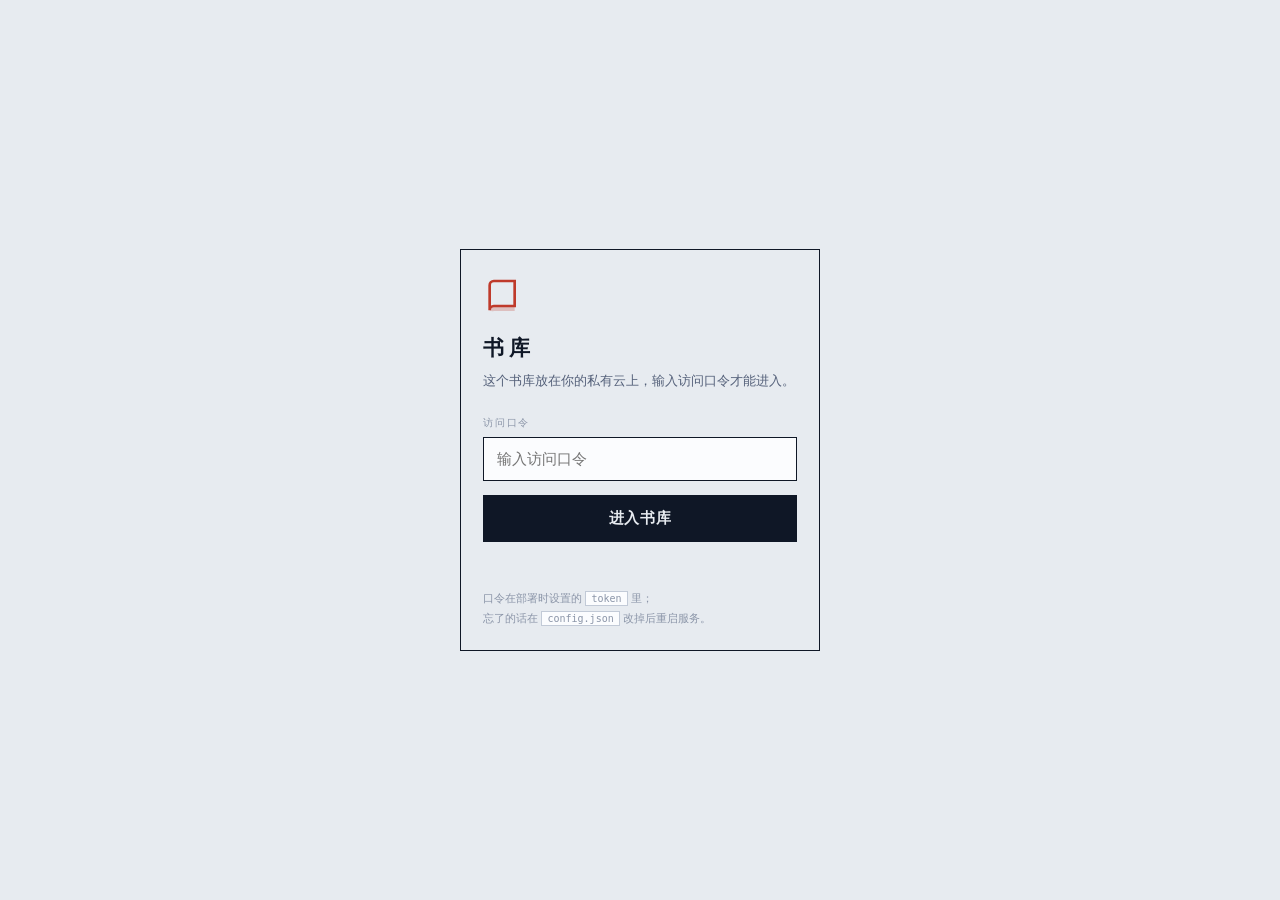
<file: bookcase/static/login.html>
<!doctype html>
<html lang="zh-CN">
<head>
<meta charset="utf-8">
<meta name="viewport" content="width=device-width,initial-scale=1,viewport-fit=cover">
<meta name="theme-color" content="#e7ebf0">
<title>书库 · 登录</title>
<link rel="icon" href="/static/icon.svg" type="image/svg+xml">
<script>try{var t=localStorage.getItem('bookcase-theme')||'light';document.documentElement.dataset.theme=t;}catch(e){}</script>
<style>
  :root {
    color-scheme: light;
    --bg: #e7ebf0; --card: #fbfcfe; --line: #c2cad7;
    --text: #0f1726; --muted: #55617a; --faint: #8b95a8; --accent: #bf3a2b;
  }
  html[data-theme="dark"] {
    color-scheme: dark;
    --bg: #0d1420; --card: #16202f; --line: #26344a;
    --text: #e7edf5; --muted: #93a3b8; --faint: #6b7c92; --accent: #e0685a;
  }
  * { box-sizing: border-box; -webkit-tap-highlight-color: transparent; }
  html, body {
    margin: 0; height: 100%;
    background: var(--bg); color: var(--text);
    font-family: "Noto Sans SC", "Microsoft YaHei", system-ui, sans-serif;
  }
  body { display: flex; align-items: center; justify-content: center; padding: 22px; }
  .card {
    width: 100%; max-width: 360px;
    background: var(--bg); border: 1px solid var(--text); border-radius: 0;
    padding: 26px 22px calc(22px + env(safe-area-inset-bottom, 0px));
  }
  .logo { width: 40px; height: 40px; color: var(--accent); margin-bottom: 14px; }
  h1 {
    margin: 0; font-family: "Noto Serif SC", "Songti SC", serif;
    font-size: 1.3rem; letter-spacing: .26em; font-weight: 700;
  }
  p { margin: 8px 0 0; font-size: .8rem; line-height: 1.75; color: var(--muted); }
  label {
    display: block; margin: 24px 0 7px;
    font-family: "Cascadia Mono", "SF Mono", Consolas, monospace;
    font-size: .62rem; color: var(--faint); letter-spacing: .18em; text-transform: uppercase;
  }
  input {
    width: 100%; padding: 12px 13px; border-radius: 0;
    border: 1px solid var(--line); background: var(--card); color: var(--text);
    font: inherit; font-size: .94rem; outline: none;
  }
  input:focus { border-color: var(--text); }
  button {
    width: 100%; margin-top: 14px; padding: 13px;
    border: 1px solid var(--text); border-radius: 0;
    background: var(--text); color: var(--bg);
    font: inherit; font-size: .92rem; font-weight: 600; letter-spacing: .04em; cursor: pointer;
  }
  button:active { opacity: .85; }
  button:disabled { opacity: .5; }
  .err { min-height: 1.2em; margin-top: 12px; font-size: .78rem; color: var(--accent); }
  .foot { margin-top: 20px; font-size: .68rem; color: var(--faint); line-height: 1.8; }
  code {
    background: var(--card); border: 1px solid var(--line); border-radius: 0;
    padding: 1px 5px; font-size: .92em;
  }
</style>
</head>
<body>
<form class="card" id="loginForm">
  <svg class="logo" viewBox="0 0 24 24" aria-hidden="true"><path d="M4 5.5A2.5 2.5 0 0 1 6.5 3H19v15H6.5A2.5 2.5 0 0 0 4 20.5V5.5Z" fill="none" stroke="currentColor" stroke-width="1.6"/><path d="M4 20.5A2.5 2.5 0 0 1 6.5 18H19v3H6.5A2.5 2.5 0 0 1 4 20.5Z" fill="currentColor" opacity=".25"/></svg>
  <h1>书库</h1>
  <p>这个书库放在你的私有云上，输入访问口令才能进入。</p>
  <label for="token">访问口令</label>
  <input id="token" type="password" name="token" autocomplete="current-password"
         placeholder="输入访问口令" autofocus required>
  <button id="loginBtn" type="submit">进入书库</button>
  <div class="err" id="err"></div>
  <div class="foot">口令在部署时设置的 <code>token</code> 里；<br>忘了的话在 <code>config.json</code> 改掉后重启服务。</div>
</form>
<script>
(() => {
  'use strict';
  const form = document.getElementById('loginForm');
  const input = document.getElementById('token');
  const btn = document.getElementById('loginBtn');
  const err = document.getElementById('err');

  form.addEventListener('submit', async (e) => {
    e.preventDefault();
    const token = input.value.trim();
    if (!token) { err.textContent = '先输入口令'; return; }
    btn.disabled = true;
    err.textContent = '';
    try {
      const res = await fetch('/api/login', {
        method: 'POST',
        headers: { 'Content-Type': 'application/json' },
        body: JSON.stringify({ token }),
      });
      const data = await res.json().catch(() => ({}));
      if (!res.ok) throw new Error(data.error || '口令不对');
      location.replace('/');
    } catch (ex) {
      err.textContent = ex.message || '登录失败';
      input.select();
    } finally {
      btn.disabled = false;
    }
  });
})();
</script>
</body>
</html>
</file>
